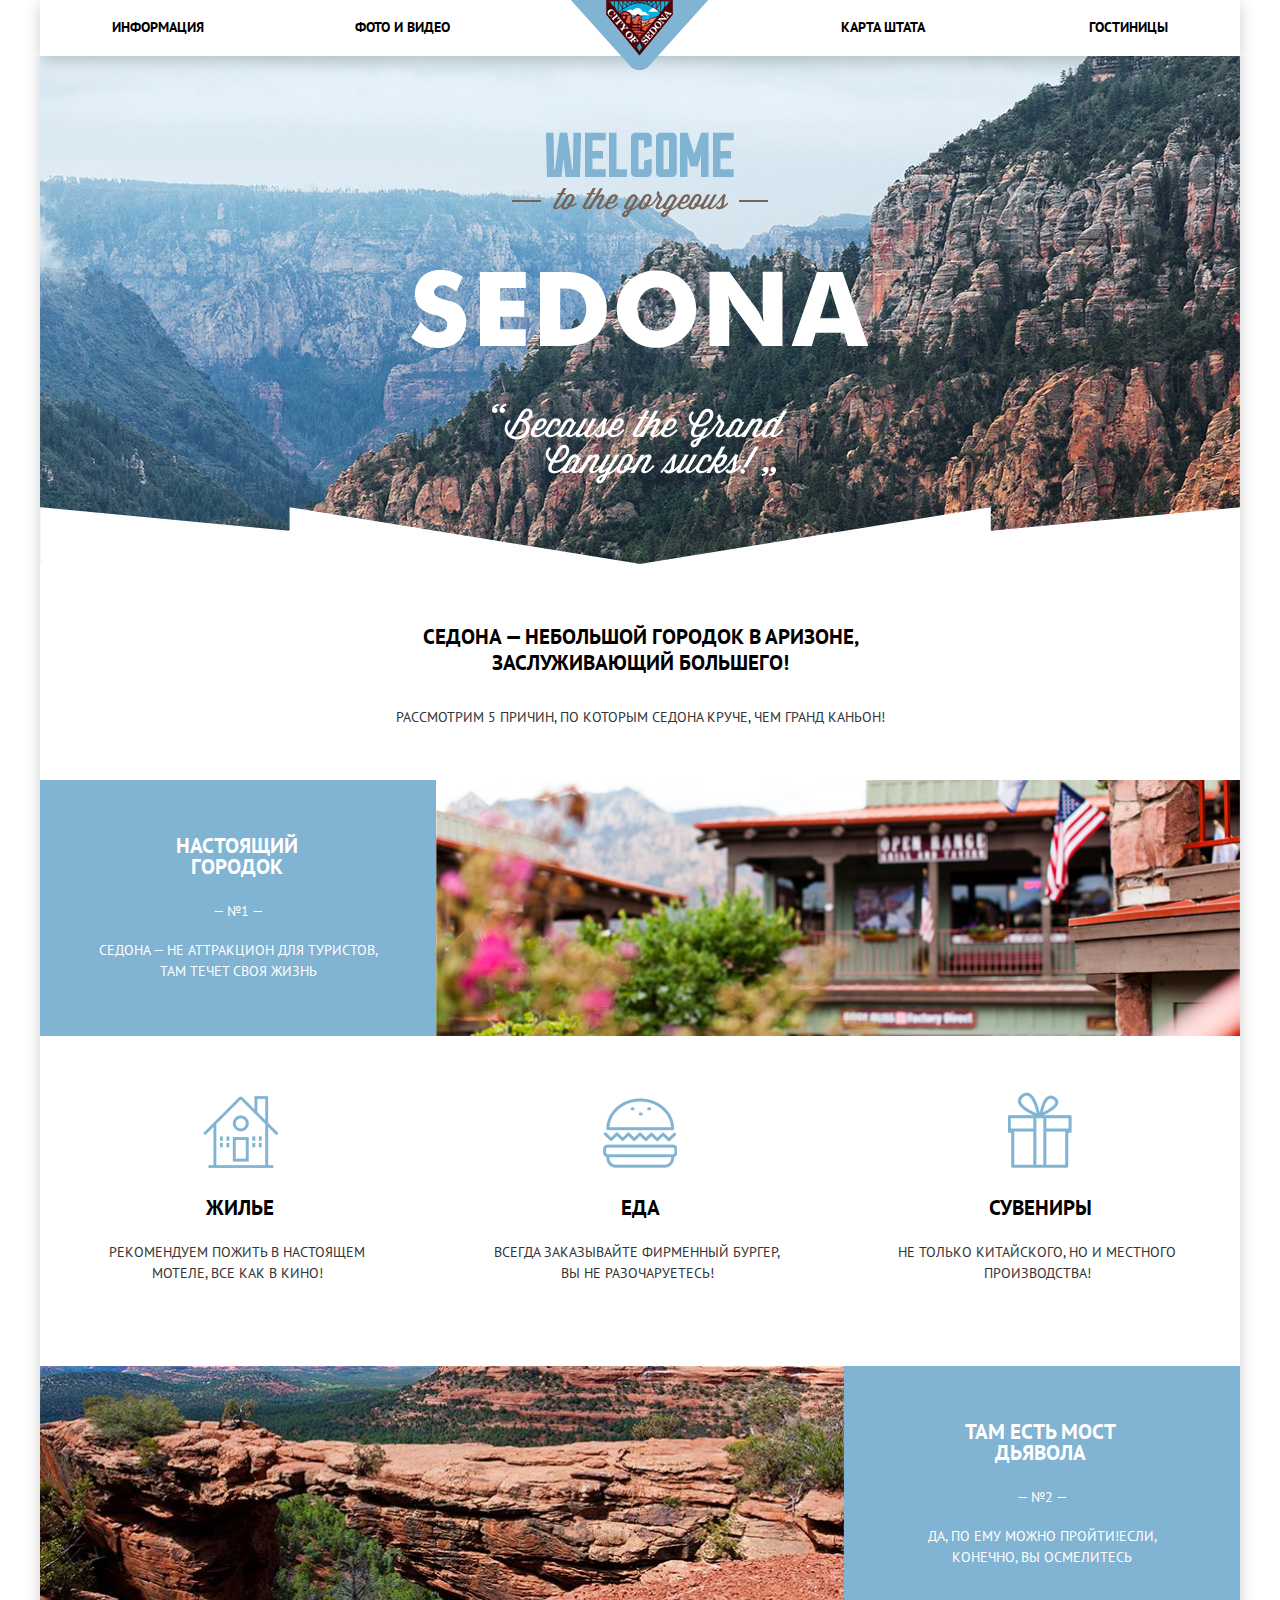
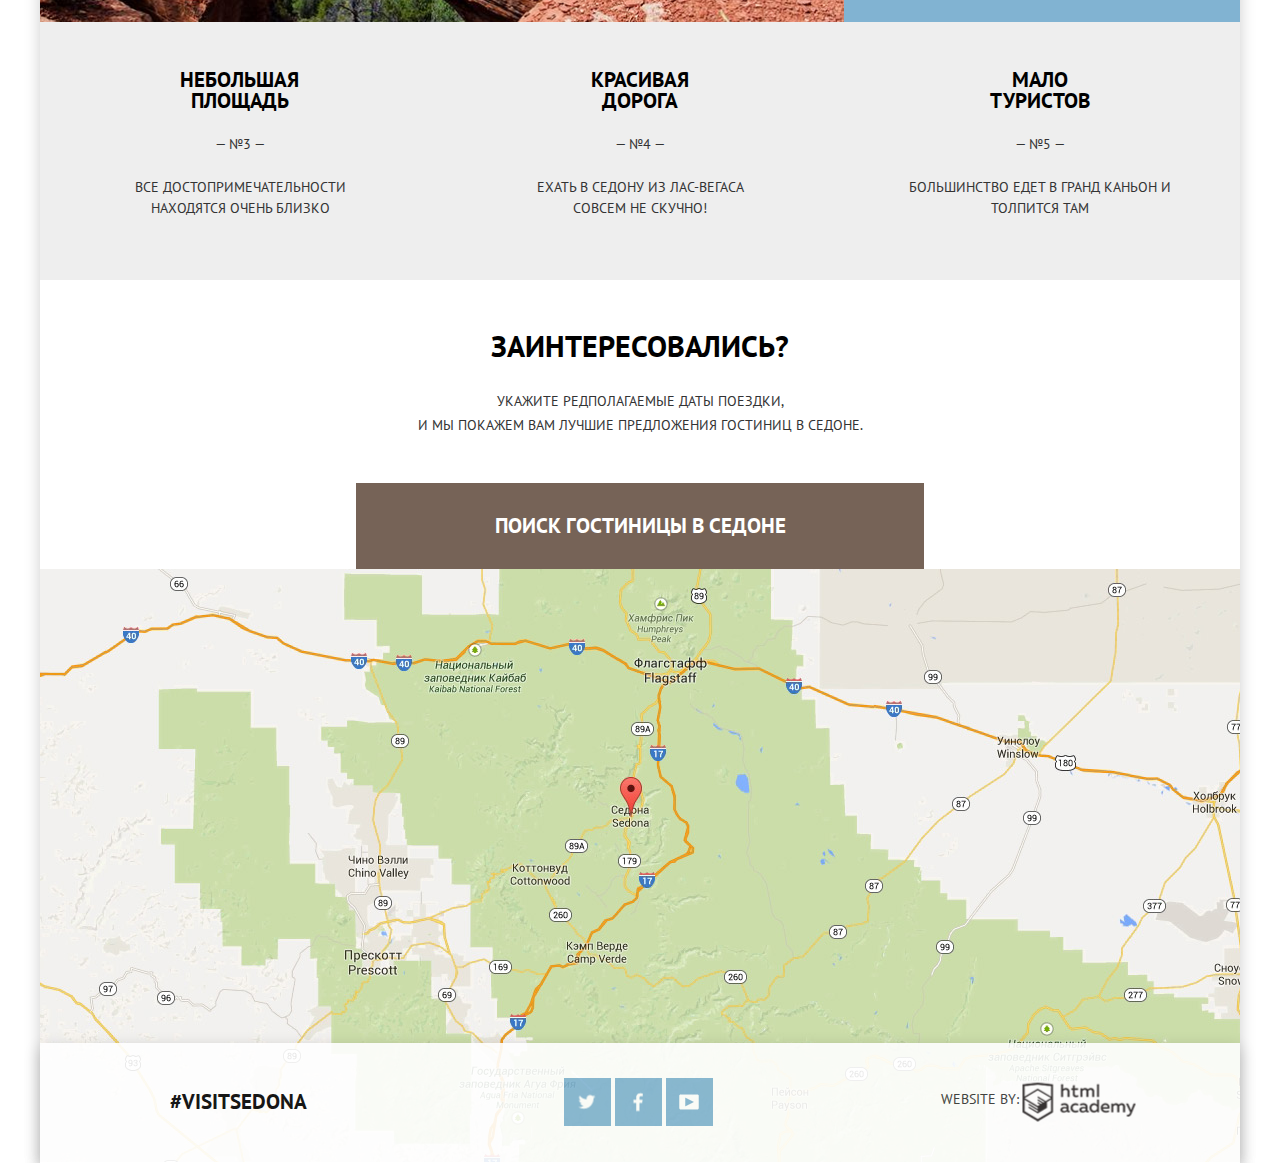
<file: index.html>
<!DOCTYPE html>
<html lang="ru">
    <head>
        <meta charset="utf-8">
        <title>HTML Academy: Седона</title>
        <link href="https://fonts.googleapis.com/css?family=PT+Sans:400,700&amp;subset=latin,cyrillic" rel="stylesheet" type="text/css">
        <link rel="stylesheet" href="css/normalize.css">
        <link rel="stylesheet" href="css/style.min.css">
    </head>
    <body>
        <header class="main-header">
            <div class="container">
                <a class="main-menu-logo" href="index.html">
                <img src="img/logo.png" width="138" height="70" alt="City of Sedona">
                </a>
                <nav class="navigation">
                    <ul class="clearfix">
                        <li>
                            <a href="#">Информация</a>
                        </li>
                        <li>
                            <a href="#">Фото и Видео</a>
                        </li>
                        <li>
                            <a href="inner.html">Гостиницы</a>
                        </li>
                        <li>
                            <a href="#">Карта штата</a>
                        </li>
                    </ul>
                </nav>
            </div>
        </header>
        <main>
            <div class="container">
                <div class="index-bg">
                    <img class="bg-text" src="img/bg-text.png"  width="458" height="352" alt="Welcome to Sedona" >
                </div>
                <section class="index-info">
                    <b class="slogan">Седона — небольшой городок в Аризоне, заслуживающий большего!</b>
                    <p>Рассмотрим 5 причин, по которым Седона круче, чем Гранд Каньон!</p>
                </section>
                <section class="index-page">
                    <div class="index-block">
                        <h2 class="title">Настоящий
                            городок
                        </h2>
                        <span>— №1 —</span>
                        <p>Cедона — не аттракцион для туристов, там течет своя жизнь </p>
                    </div
                    ><div class="index-photo town"></div>
                    <div class="features">
                        <article class="feature-1">
                            <img src="img/feature1.png" width="75" height="72" alt="Motel">
                            <h2>Жилье</h2>
                            <p>Рекомендуем пожить в настоящем мотеле, все как в кино!</p>
                        </article>
                        <article class="feature-2">
                            <img src="img/feature2.png" width="74" height="70" alt="Food">
                            <h2>Еда</h2>
                            <p>Всегда заказывайте фирменный бургер, вы не разочаруетесь!</p>
                        </article>
                        <article class="feature-3">
                            <img src="img/feature3.png" width="64" height="76"  alt="Souvenires">
                            <h2>Сувениры</h2>
                            <p>Не только китайского, но и местного производства!</p>
                        </article>
                    </div>
                    <div class="index-page">
                        <div class="index-photo bridge"></div
                        ><div class="index-block">
                            <h2 class="title">Там есть мост дьявола</h2>
                            <span>— №2 —</span>
                            <p>Да, по ему можно пройти!Если, конечно, вы осмелитесь</p>
                        </div>
                    </div>
                </section>
                <section class="city-sighteen">
                    <div class="sightseen-1">
                        <h2 class="title">Небольшая площадь</h2>
                        <span class="extra">— №3 —</span>
                        <p>Все достопримечательности находятся очень близко</p>
                    </div>
                    <div class="sightseen-2">
                        <h2 class="title">Красивая дорога</h2>
                        <span class="extra">— №4 —</span>
                        <p>Ехать в Седону из Лас-Вегаса совсем не скучно!</p>
                    </div>
                    <div class="sightseen-3">
                        <h2 class="title">Мало туристов</h2>
                        <span class="extra">— №5 —</span>
                        <p>Большинство едет в Гранд Каньон и толпится там</p>
                    </div>
                </section>
                <section class="promo">
                    <div class="promo-block">
                        <span class="promo-title">Заинтересовались?</span>
                        <p>Укажите редполагаемые даты поездки,<br> и мы покажем вам лучшие предложения гостиниц в Седоне.</p>
                    </div>
                    <div class="modal-content">
                        <a class="popup" href="form.html">Поиск Гостиницы в седоне</a>
                        <form class="popup-form"  action="#" method="post">
                            <div class="field-date">
                                <label for="checkin">Дата заезда:</label>
                                <input type="text" id="checkin" name="checkin" value="24 апреля 2016">
                                <a class="link-date" href="#"></a>
                            </div>
                            <div class="field-date">
                                <label for="checkout">Дата выезда:</label>
                                <input type="text" id="checkout" name="checkout" value="4 июля 2016" >
                                <a class="link-date"  href="#"></a>
                            </div>
                            <div class="form-fields left">
                                <label for="adults"> Взрослые:</label>
                                <span class="field-adults">
                                    <a class="link-minus" href="#"></a>
                                    <input type="text" id="adults" name="adults" value="2">
                                    <a class="link-plus" href="#"></a>
                                </span>
                            </div>
                            <div class="form-fields right">
                                <label for="children"> Дети:</label>
                                <span class="field-children">
                                    <a class="link-minus" href="#"></a>
                                    <input type="text" id="children" name="children"  value="0">
                                    <a class="link-plus" href="#"></a>
                                </span>
                            </div>
                            <div class="buttons">
                                <input type="submit" value="Найти">
                            </div>
                        </form>
                    </div>
                    <div class="map">
                        <iframe src="https://www.google.com/maps/embed?pb=!1m18!1m12!1m3!1d499257.73078502715!2d-112.36806811277589!3d34.70832550812216!2m3!1f0!2f0!3f0!3m2!1i1024!2i768!4f13.1!3m3!1m2!1s0x872da132f942b00d%3A0x5548c523fa6c8efd!2z0KHQtdC00L7QvdCwLCDQkNGA0LjQt9C-0L3QsCA4NjMzNiwg0KHQqNCQ!5e0!3m2!1sru!2sru!4v1463232601474" style="border:0" allowfullscreen></iframe>
                    </div>
                </section>
            </div>
        </main>
        <footer class="container">
            <div class="main-footer">
                <div class="footer-hashtag">
                    <a href="#"> #visitsedona</a>
                </div>
                <div class="footer-social">
                    <a class="social-btn social-btn-twitt" href="#">Twitter</a>
                    <a class="social-btn social-btn-fb" href="#">Faceboook</a>
                    <a class="social-btn social-btn-you" href="#">Youtube</a>
                </div>
                <div class="footer-copyright">
                    <span class="extra">Website by:</span>
                    <a class="copyright btn-logo" href="https://htmlacademy.ru"></a>
                </div>
            </div>
        </footer>
        <script src="js/script.min.js"></script>
    </body>
</html>
</file>
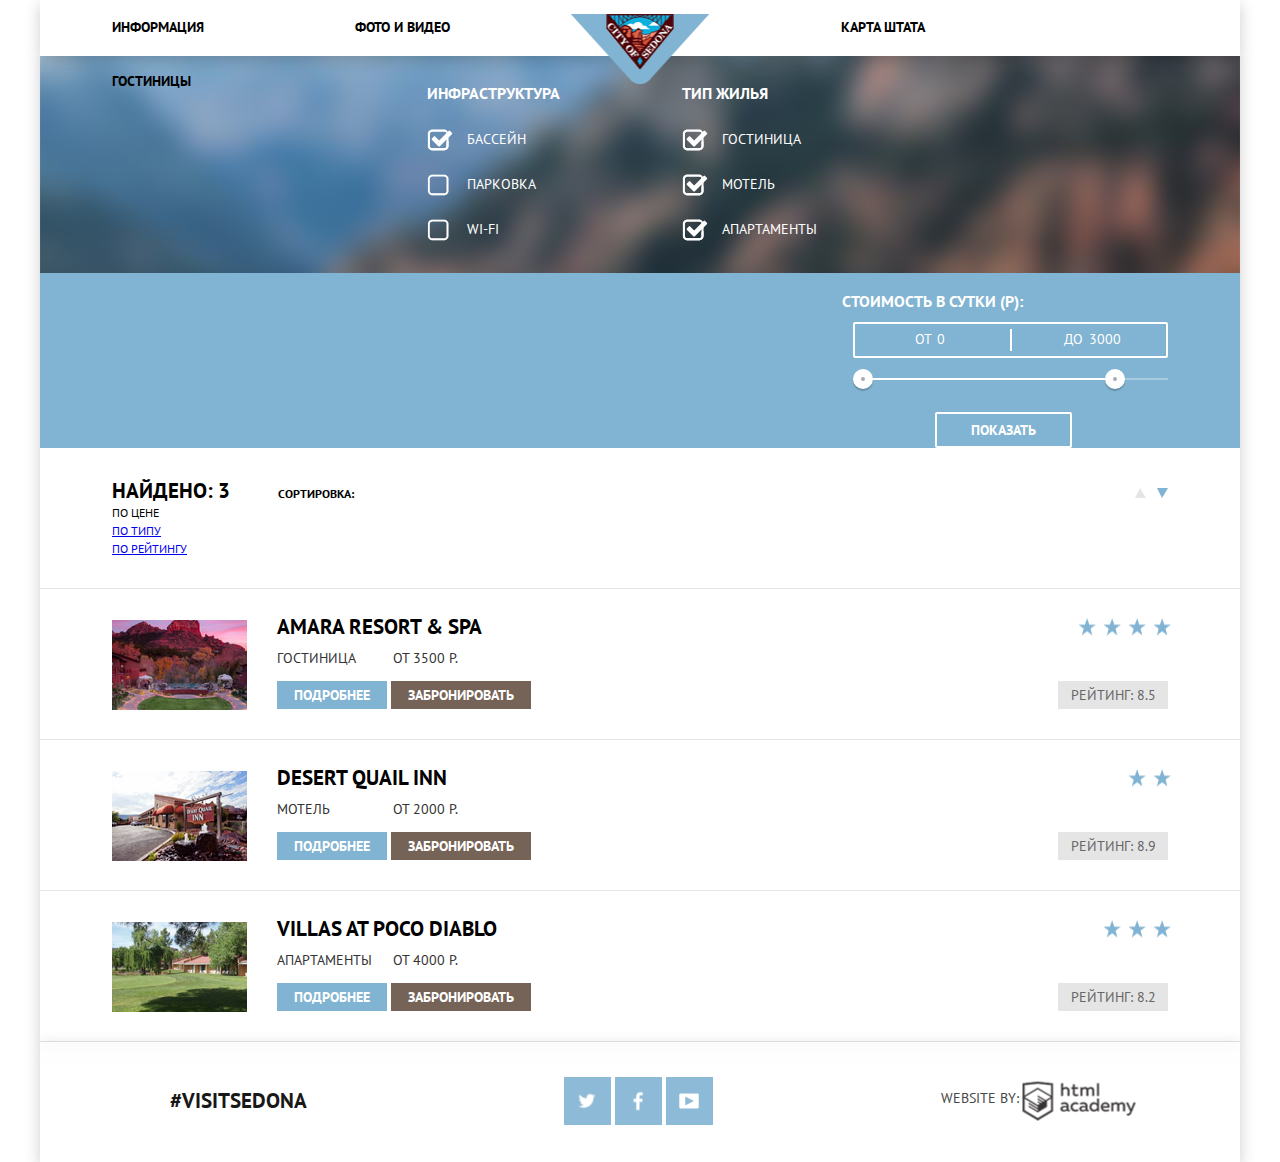
<file: inner .html>
<!DOCTYPE html>
<html lang="ru">
    <head>
        <meta charset="utf-8">
        <title>HTML Academy: Седона</title>
        <link rel="stylesheet" href="css/normalize.css">
        <link href="https://fonts.googleapis.com/css?family=PT+Sans:400,700&amp;subset=latin,cyrillic" rel="stylesheet" type="text/css">
        <link rel="stylesheet" href="css/style.css">
    </head>
    <body class="inner-page">
        <header class="main-header">
            <div class="container">
                <nav class="navigation">
                    <ul><li>
                            <a href="#">Информация</a>
                        </li
                        ><li>
                            <a href="#">Фото и Видео</a>
                        </li
                        ><li>
                        <div class="main-menu-logo">
                            <a href="#">
                                <img src="img/logo.png" width="139" height="70"  alt="City of Sedona">
                            </a>
                        </div>
                        </li
                        ><li>
                            <a href="#">Карта штата</a>
                        </li
                        ><li>
                            <a href="#">Гостиницы</a>
                        </li>
                    </ul>
                </nav>
            </div>
        </header>
        <main>
            <div class="container">
                <div class="filter-form clearfix">
                    <form action="#" method="post">
                        <div class="facilities-inner">
                            <h4 class="filter-form-title">Инфраструктура</h4>
                            <div class="field">
                                <input type="checkbox" name="pool" id="pool" checked>
                                <label for="pool"> Бассейн</label>
                            </div>
                            <div class="field">
                                <input type="checkbox" name="parking"  id="parking" >
                                <label for="parking">Парковка</label>
                            </div>
                            <div class="field">
                                <input type="checkbox" name="wifi" id="wifi" >
                                <label for="wifi">Wi-Fi</label>
                            </div>
                        </div>
                        <div class="accomodation-inner">
                            <h4 class="filter-form-title">Тип жилья</h4>
                            <div class="field">
                                <input type="checkbox" name="hotel" id="hotel" checked >
                                <label for="hotel">Гостиница</label>
                            </div>
                            <div class="field">
                                <input type="checkbox" name="apparts" id="apparts" checked>
                                <label for="apparts">Мотель</label>
                            </div>
                            <div class="field">
                                <input type="checkbox" name="motel"  id="motel" checked>
                                <label for="motel">Апартаменты</label>
                            </div>
                        </div>
                        <div class="filter-range">
                            <div class="filter-range-title">Стоимость в сутки (р):</div>
                            <div class="price-controls">
                                <label class="min-price">от
                                    <input type="text" name="min-price" value="0">
                                </label
                                ><label class="max-price">до
                                    <input type="text" name="max-price" value="3000">
                                </label>
                            </div>
                            <div class="range-controls">
                                <div class="scale">
                                    <div class="bar"></div>
                                </div>
                                <div class="range-toggle range-toggle-min"></div>
                                <div class="range-toggle range-toggle-max"></div>
                            </div>
                            <button class="btn-transparent" type="submit">Показать</button>
                        </div>
                    </form>
                </div>
                <section class="sorter-menu">
                    <div class="catalogue-sorter">
                        <span class="total">Найдено: 3</span>
                        <span class="sorter">Сортировка:</span>
                        <ul>
                            <li>
                                <a class="no-active">По цене</a>
                            </li>
                            <li>
                                <a class="active" href="#"> По типу</a>
                            </li>
                            <li>
                                <a class="active" href="#">По рейтингу</a>
                            </li>
                        </ul>
                    </div>
                    <div class="selection-icon">
                        <a class="selection-icon-up" href="">up</a>
                        <a class="selection-icon-down " >down</a>
                    </div>
                    <div class="catalogue">
                        <article class="hotel clearfix">
                            <div class="hotel-block">
                                <div class="hotel-block-photo">
                                    <a href="">
                                        <img src="img/hotel1.jpg" width="135" height="90" alt="Amara resort&spa">
                                    </a>
                                </div
                                ><div class="hotel-block-info">
                                    <h3 class="hotel-title"> Amara resort & spa</h3>
                                    <p class="block-price">
                                        <span class="type">Гостиница</span> <span>от 3500 р.</span>
                                    </p>
                                    <a class="hotel-btn-more" href="" >Подробнее</a>
                                    <a class="hotel-btn-book" href="">Забронировать</a>
                                </div
                                ><div class="hotel-block-rate">
                                    <div class="raiting stars"></div>
                                    <div class="raiting stars"></div>
                                    <div class="raiting stars"></div>
                                    <div class="raiting stars"></div>
                                    <div class="rate"> Рейтинг: 8.5 </div>
                                </div
                                ></div>
                        </article>
                        <article class="hotel clearfix">
                            <div class="hotel-block">
                                <div class="hotel-block-photo">
                                    <a href="">
                                        <img src="img/hotel2.jpg" width="135" height="90" alt="Desert quail inn">
                                    </a>
                                </div
                                ><div class="hotel-block-info">
                                    <h3 class="hotel-title">Desert quail inn</h3>
                                    <p class="block-price">
                                        <span class="type">Мотель</span> <span>от 2000 р.</span>
                                    </p>
                                    <a class="hotel-btn-more" href="" >Подробнее</a>
                                    <a class="hotel-btn-book" href="">Забронировать</a>
                                </div>
                            <div class="hotel-block-rate">
                                 <div class="raiting stars"></div>
                                 <div class="raiting stars"></div>
                                 <div class="rate"> Рейтинг: 8.9</div>
                            </div
                            ></div>
                        </article>
                        <article class="hotel clearfix">
                            <div class="hotel-block">
                                <div class="hotel-block-photo ">
                                    <a href="">
                                        <img src="img/hotel3.jpg" width="135" height="90" alt="Villas at poco diablo">
                                    </a
                                ></div>
                                <div class="hotel-block-info">
                                    <h3 class="hotel-title">Villas at poco diablo</h3>
                                    <p class="block-price">
                                        <span class="type">Апартаменты </span>
                                        <span  class="price"> от 4000 р.</span>
                                    </p>
                                    <a class="hotel-btn-more" href="" >Подробнее</a>
                                    <a class="hotel-btn-book" href="">Забронировать</a>
                                </div
                                ><div class="hotel-block-rate">
                                    <div class="raiting stars"></div>
                                     <div class="raiting stars"></div>
                                  <div class="raiting stars"></div>
                                  <div class="rate"> Рейтинг: 8.2</div>
                                </div
                            ></div>
                        </article>
                    </div>
                </section>
            </div>
        </main>
        <footer class="container">
            <div class="main-footer">
                <div class="footer-hashtag">
                    <a href="#"> #visitsedona</a>
                </div>
                <div class="footer-social">
                    <a class="social-btn social-btn-twitt" href="#">Twitter</a>
                    <a class="social-btn social-btn-fb" href="#">Faceboook</a>
                    <a class="social-btn social-btn-you" href="#">Youtube</a>
                </div>
                <div class="footer-copyright">
                    <span class="extra">Website by:</span>
                    <a class="copyright btn-logo" href="https://htmlacademy.ru"></a>
                </div>
            </div>
        </footer>
    </body>
</html>
</file>
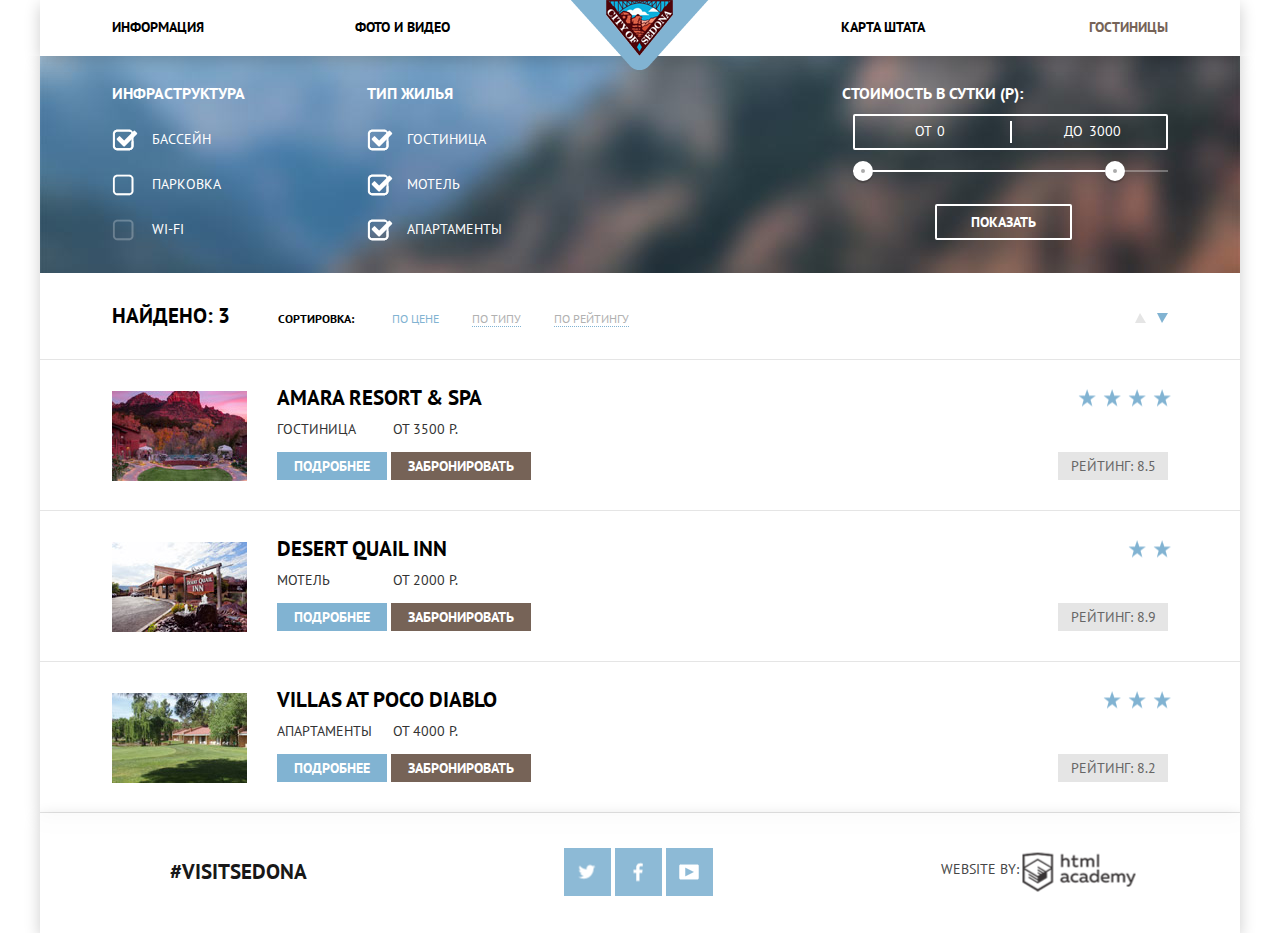
<file: inner.html>
<!DOCTYPE html>
<html lang="ru">
    <head>
        <meta charset="utf-8">
        <title>HTML Academy: Седона</title>
        <link href="https://fonts.googleapis.com/css?family=PT+Sans:400,700&amp;subset=latin,cyrillic" rel="stylesheet" type="text/css">
        <link rel="stylesheet" href="css/normalize.css">
        <link rel="stylesheet" href="css/style.min.css">
    </head>
    <body class="inner-page">
        <header class="main-header">
            <div class="container">
                <a class="main-menu-logo" href="index.html">
                <img src="img/logo.png" width="138" height="70" alt="City of Sedona">
                </a>
                <nav class="navigation">
                    <ul class="clearfix">
                        <li>
                            <a href="#">Информация</a>
                        </li>
                        <li>
                            <a href="#">Фото и Видео</a>
                        </li>
                        <li class="navigation-active" >
                            <a>Гостиницы</a>
                        </li>
                        <li>
                            <a href="#">Карта штата</a>
                        </li>
                    </ul>
                </nav>
            </div>
        </header>
        <main>
            <div class="container">
                <div class="filter-form clearfix">
                    <form action="#" method="post">
                        <div class="facilities-inner">
                            <h4 class="filter-form-title">Инфраструктура</h4>
                            <div class="field">
                                <input  type="checkbox" name="pool" id="pool" checked>
                                <label for="pool"> Бассейн</label>
                            </div>
                            <div class="field">
                                <input  type="checkbox" name="parking"  id="parking" >
                                <label for="parking">Парковка</label>
                            </div>
                            <div class="field">
                                <input type="checkbox" name="wifi" id="wifi" >
                                <label class="disabled" for="wifi">Wi-Fi</label>
                            </div>
                        </div>
                        <div class="accomodation-inner">
                            <h4 class="filter-form-title">Тип жилья</h4>
                            <div class="field">
                                <input type="checkbox" name="hotel" id="hotel" checked >
                                <label for="hotel">Гостиница</label>
                            </div>
                            <div class="field">
                                <input type="checkbox" name="apparts" id="apparts" checked>
                                <label for="apparts">Мотель</label>
                            </div>
                            <div class="field">
                                <input type="checkbox" name="motel"  id="motel" checked>
                                <label for="motel" >Апартаменты</label>
                            </div>
                        </div>
                        <div class="filter-range">
                            <div class="filter-range-title">Стоимость в сутки (р):</div>
                            <div class="price-controls">
                                <label class="min-price">
                                от
                                <input type="text" name="min-price" value="0">
                                </label
                                ><label class="max-price">до
                                <input type="text" name="max-price" value="3000">
                                </label>
                            </div>
                            <div class="range-controls">
                                <div class="scale">
                                    <div class="bar"></div>
                                </div>
                                <div class="range-toggle range-toggle-min"></div>
                                <div class="range-toggle range-toggle-max"></div>
                            </div>
                            <button class="btn-transparent" type="submit">Показать</button>
                        </div>
                    </form>
                </div>
                <section class="sorter-menu">
                    <div class="catalogue-sorter">
                        <span class="total">Найдено: 3</span>
                        <span class="sorter">Сортировка:</span>
                        <ul class="catalogue-sorter-result">
                            <li>
                                <a class="active">По цене</a>
                            </li>
                            <li>
                                <a href="#"> По типу</a>
                            </li>
                            <li>
                                <a href="#">По рейтингу</a>
                            </li>
                        </ul>
                    </div>
                    <div class="selection-icon">
                        <a class="selection-icon-up" href="">up</a>
                        <a class="selection-icon-down " >down</a>
                    </div>
                    <div class="catalogue">
                        <article class="hotel clearfix">
                            <div class="hotel-block">
                                <div class="hotel-block-photo">
                                    <a href="">
                                    <img src="img/hotel1.jpg" width="135" height="90" alt="Amara resort&spa">
                                    </a>
                                </div>
                                <div class="hotel-block-info">
                                    <h3 class="hotel-title"> Amara resort & spa</h3>
                                    <p class="block-price">
                                        <span class="type">Гостиница</span> <span>от 3500 р.</span>
                                    </p>
                                    <a class="hotel-btn-more" href="" >Подробнее</a>
                                    <a class="hotel-btn-book" href="">Забронировать</a>
                                </div>
                                <div class="hotel-block-rate">
                                    <div class="raiting stars"></div>
                                    <div class="raiting stars"></div>
                                    <div class="raiting stars"></div>
                                    <div class="raiting stars"></div>
                                    <div class="rate"> Рейтинг: 8.5 </div>
                                </div>
                            </div>
                        </article>
                        <article class="hotel clearfix">
                            <div class="hotel-block">
                                <div class="hotel-block-photo">
                                    <a href="">
                                    <img src="img/hotel2.jpg" width="135" height="90" alt="Desert quail inn">
                                    </a>
                                </div>
                                <div class="hotel-block-info">
                                    <h3 class="hotel-title">Desert quail inn</h3>
                                    <p class="block-price">
                                        <span class="type">Мотель</span> <span>от 2000 р.</span>
                                    </p>
                                    <a class="hotel-btn-more" href="" >Подробнее</a>
                                    <a class="hotel-btn-book" href="">Забронировать</a>
                                </div>
                                <div class="hotel-block-rate">
                                    <div class="raiting stars"></div>
                                    <div class="raiting stars"></div>
                                    <div class="rate"> Рейтинг: 8.9</div>
                                </div>
                            </div>
                        </article>
                        <article class="hotel clearfix">
                            <div class="hotel-block">
                                <div class="hotel-block-photo ">
                                    <a href="">
                                    <img src="img/hotel3.jpg" width="135" height="90" alt="Villas at poco diablo">
                                    </a>
                                </div>
                                <div class="hotel-block-info">
                                    <h3 class="hotel-title">Villas at poco diablo</h3>
                                    <p class="block-price">
                                        <span class="type">Апартаменты </span>
                                        <span  class="price"> от 4000 р.</span>
                                    </p>
                                    <a class="hotel-btn-more" href="" >Подробнее</a>
                                    <a class="hotel-btn-book" href="">Забронировать</a>
                                </div>
                                <div class="hotel-block-rate">
                                    <div class="raiting stars"></div>
                                    <div class="raiting stars"></div>
                                    <div class="raiting stars"></div>
                                    <div class="rate"> Рейтинг: 8.2</div>
                                </div>
                            </div>
                        </article>
                    </div>
                </section>
            </div>
        </main>
        <footer class="container">
            <div class="main-footer">
                <div class="footer-hashtag">
                    <a href="#"> #visitsedona</a>
                </div>
                <div class="footer-social">
                    <a class="social-btn social-btn-twitt" href="#">Twitter</a>
                    <a class="social-btn social-btn-fb" href="#">Faceboook</a>
                    <a class="social-btn social-btn-you" href="#">Youtube</a>
                </div>
                <div class="footer-copyright">
                    <span class="extra">Website by:</span>
                    <a class="copyright btn-logo" href="https://htmlacademy.ru"></a>
                </div>
            </div>
        </footer>
    </body>
</html>
</file>
<file: css/style.css>
body {
    font-family: "PT Sans", "Arial", sans-serif;
    font-weight: 700;
}

/*Header*/
.main-header {
    position: relative;
    background-color: #ffffff;
}

.navigation {
    min-height: 56px;
}

.navigation ul {
    margin: 0;
    padding: 0 6%;
    list-style: none;
}

.navigation li {
    float: left;
    text-align: left;
    min-width: 23%;
    padding: 14px 0;
}

.navigation li:nth-child(3),
.navigation li:nth-child(4) {
    float: right;
    text-align: right;
}

.navigation a {
    display: block;
    font-size: 14px;
    line-height: 26px;
    font-weight: 700;
    color: #000000;
    text-decoration: none;
}

.main-menu-logo {
    position: absolute;
    z-index: 1;
    left: 50%;
    margin-left: -69px;
    width: 138px;
    height: 70px;
}

.navigation a:hover {
    color: #81b3d2;
}

.navigation a:active {
    color: #c1c1c1;
}

.navigation-active a {
    color: #766357;
}

.navigation-active a:hover {
    color: #604e43;
}

.navigation-active a:active {
    opacity: 0.3;
}

/*Container*/
.container {
    min-width: 768px;
    max-width: 1200px;
    min-height: auto;
    margin: 0 auto;
    padding: 0;
    text-transform: uppercase;
    box-shadow: 0 5px 15px 0 rgba(0, 0, 0, .2);
}

.clearfix::after {
    content: "";
    display: table;
    clear: both;
}

/*Index-page*/
.index-bg {
    min-width: 100%;
    min-height: 508px;
    text-align: center;
    background: #604e43 url(../img/bg-img2.jpg) no-repeat;
}

.index-bg .bg-text {
    margin-top: 76px;
}

.index-info {
    text-align: center;
    margin-top: 60px;
    margin-left: 339px;
    margin-right: 338px;
    margin-bottom: 52px;
}

.slogan {
    display: block;
    font-size: 21px;
    line-height: 26px;
    color: #000000;
    padding-bottom: 17px;
    background-color: #ffffff;
}

.index-photo {
    display: inline-block;
    vertical-align: top;
    background-color: #81b3d2;
    width: 67%;
    min-height: 256px;
}

.town {
    background: url(../img/real-town.jpg) no-repeat;
    background-size: cover;
}

.bridge {
    background: url(../img/devils-bridge.jpg) no-repeat;
    background-size: cover;
}

.index-block {
    display: inline-block;
    vertical-align: top;
    text-align: center;
    width: 33%;
    min-height: 256px;
    background-color: #81b3d2;
}

.index-block .title {
    display: inline-block;
    font-size: 21px;
    line-height: 21px;
    color: #ffffff;
    vertical-align: top;
    margin-top: 55px;
    margin-left: 121px;
    margin-right: 124px;
    margin-bottom: 23px;
}

.index-block span {
    font-size: 14px;
    font-weight: 400;
    line-height: 21px;
    color: #ffffff;
}

.index-block p {
    color: #ffffff;
    margin: 18px 50px;
}

.features {
    margin-top: 56px;
    margin-bottom: 82px;
    text-align: center;
    background-color: #ffffff;
}

.feature-1,
.feature-2,
.feature-3 {
    display: inline-block;
    vertical-align: bottom;
    font-size: 0;
    width: 33%;
}

.features h2 {
    font-size: 21px;
    line-height: 21px;
    color: #000000;
    padding-top: 29px;
    padding-bottom: 24px;
    margin: 0;
}

.features p {
    padding-left: 49px;
    padding-right: 55px;
    margin: 0;
}

.city-sighteen {
    text-align: center;
    background-color: #eeeeee;
}
.sightseen-1,
.sightseen-2,
.sightseen-3 {
    display: inline-block;
    vertical-align: top;
    width: 33%;
    min-height: 258px;
}
.city-sighteen h2 {
    font-size: 21px;
    line-height: 21px;
    color: #000000;
    margin-top: 47px;
    margin-left: 118px;
    margin-right: 119px;
    margin-bottom: 22px;
}

.extra {
    font-size: 14px;
    font-weight: 400;
    line-height: 21px;
    color: #333333
}

.city-sighteen p {
    margin: 22px 67px;
}

p {
    font-size: 14px;
    font-weight: 400;
    line-height: 21px;
    color: #333333
}
/*Promo-block*/

.promo-block {
    text-align: center;
    background-color: #ffffff;
    padding-top: 54px;
    padding-bottom: 18px;
}
.promo-title {
    font-size: 30px;
    line-height: 24px;
    color: #000000;
}
.promo-block p {
    font-size: 14px;
    font-weight: 400;
    line-height: 24px;
    color: #333333;
    margin: 28px 0;
}

/*Modal-block*/
.modal-content {
    position: relative;
    background-color: #ffffff;
}

.modal-content .popup {
    display: block;
    font-size: 21px;
    line-height: 26px;
    font-weight: 700;
    text-transform: uppercase;
    text-decoration: none;
    color: #ffffff;
    text-align: center;
    width: 568px;
    min-height: auto;
    padding: 30px 0;
    margin: auto;
    border: none;
    background-color: #766357;
}

.popup-form {
    display: none;
    position: absolute;
    left: 50%;
    margin-left: -284px;
    width: 454px;
    min-height: 280px;
    padding: 53px 57px;
    font-size: 14px;
    line-height: 26px;
    background-color: #ffffff;
    box-shadow: 0 5px 15px 5px rgba(0, 0, 0, 0.1);
}

.popup-form-show {
    display: block;
    -webkit-animation: bounce 0.6s;
    animation: bounce 0.6s;
}

@-webkit-keyframes bounce {
    0% {
        -webkit-transform: translateY(-80px);
            transform: translateY(-80px);
    }
    100% {
        -webkit-transform: translateY(0);
            transform: translateY(0);
    }
}

@keyframes bounce {
    0% {
        -webkit-transform: translateY(-80px);
            transform: translateY(-80px);
    }
    100% {
        -webkit-transform: translateY(0);
            transform: translateY(0);
    }
}

/*Search-form*/
.field-date {
    display: block;
    clear: both;
    text-align: right;
}

.field-date label {
    float: left;
    padding-right: 15px;
    padding-top: 9px;
}

input[type="text"] {
    font-size: 14px;
    line-height: 26px;
    font-weight: 700;
    color: #333333;
    text-transform: uppercase;
    height: 28px;
    background-color: #f2f2f2;
    border: 2px solid #f2f2f2;
    outline: none;
}

.field-date input[type="text"] {
    width: 62%;
    margin-bottom: 30px;
    padding-top: 5px;
    padding-left: 9px;
}

.link-date {
    position: relative;
    background-color: #f2f2f2;
    padding-top: 12px;
    padding-left: 25px;
    padding-bottom: 8px;
    padding-right: 25px;
    margin-left: -4px;
}

.form-fields {
    display: inline-block;
    vertical-align: top;
    margin-right: -4px;
    font-size: 14px;
    line-height: 26px;
    color: #333333;
    text-transform: uppercase;
    margin-bottom: 30px;
}

.field-adults input[type="text"],
.field-children input[type="text"] {
    text-align: center;
    width: 15%;
}

.field-adults {
    background-color: #f2f2f2;
    padding: 10px 37px;
    margin-left: 35px;
}

.field-children {
    background-color: #f2f2f2;
    padding: 10px 38px;
    margin-left: 21px;
}

.form-fields.left {
    width: 55%;
}

.form-fields.right {
    width: 45%;
    text-align: right;
}

input[type="submit"] {
    font-size: 21px;
    line-height: 26px;
    font-weight: 700;
    color: #ffffff;
    text-transform: uppercase;
    background-color: #81b3d2;
    border: none;
    margin-top: 29px;
    padding: 16px 194px;
}

/*Active fields */
input[type="text"]:hover {
    outline: none;
    border: 2px solid #ebebeb;
    background-color: #ebebeb;
}

input[type="text"]:active {
    outline: none;
    border: 2px solid #e5e5e5;
    background-color: #ffffff;
}

input[type="submit"]:hover {
    background-color: #669ec0;
}

input[type="submit"]:active {
    background-color: #5496bd;
    color: #88b6d1;
}

/*Calenders*/
.link-date::before {
    content: "";
    display: block;
    position: absolute;
    top: 50%;
    left: 50%;
    -webkit-transform: translate(-19%, -47%);
        transform: translate(-19%, -47%);

    background: url(../img/spritesheet.png) no-repeat;
    width: 22px;
    height: 22px;
    background-position: -51px -10px;
    opacity: 0.3;
    cursor: pointer;
}

.link-date:hover::before {
    opacity: 1;
}

.link-date:active::before {
    background-position: -10px -10px;
}

/*Links*/
.field-adults,
.field-children {
    position: relative;
}

.link-minus::before {
    content: "";
    display: block;
    position: absolute;
    top: 47%;
    left: 10%;
    background: url(../img/spritesheet.png) no-repeat;
    width: 12px;
    height: 3px;
    background-position: -143px -111px;
    opacity: 0.3;
    cursor: pointer;
}

.link-minus:hover::before {
    opacity: 1;
}

.link-minus:active::before {
    opacity: 1;
    background-position: -143px -134px;
}

.link-plus::before {
    content: "";
    display: block;
    position: absolute;
    top: 35%;
    left: 79%;
    background: url(../img/spritesheet.png) no-repeat;
    width: 11px;
    height: 11px;
    background-position: -143px -157px;
    opacity: 0.3;
    cursor: pointer;
}

.link-plus:hover::before {
    opacity: 1;
}

.link-plus:active::before {
    background-position: -180px -10px;
}

/*Map*/
.map {
    background: url(../img/map.jpg) no-repeat;
    min-width: 100%;
    min-height: 590px;
}

iframe {
    width: 100%;
    height: 590px;
}

/*Inner-page*/
/* Chekboks-filter*/
.filter-form {
    min-width: 100%;
    min-height: 217px;
    font-size: 16px;
    line-height: 21px;
    color: #ffffff;
    background: #81b3d2 url(../img/filter-bg.jpg) no-repeat;
}

.filter-form-title {
    margin-top: 27px;
    margin-right: 122px;
    margin-bottom: 25px;
}

.facilities-inner {
    float: left;
    margin-left: 6%;
}

.accomodation-inner {
    float: left;
}

.filter-form label {
    font-size: 14px;
    line-height: 21px;
    font-weight: 400;
    color: #ffffff;
}

/*Filter range*/
.filter-range {
    float: right;
    width: 315px;
    margin-top: 27px;
    margin-right: 6%;
}

.filter-range-title {
    margin-bottom: 10px;
    font-size: 16px;
    line-height: 21px;
    margin-left: -11px;
}

.price-controls {
    position: relative;
    height: 32px;
    margin-bottom: 20px;
    border: 2px solid #ffffff;
    border-radius: 2px;
}

.price-controls::after {
    content: "";
    position: absolute;
    top: 50%;
    left: 50%;
    -webkit-transform: translate(-50%, -50%);
        transform: translate(-50%, -50%);

    width: 2px;
    height: 22px;
    background: #ffffff;
}

.price-controls label {
    display: inline-block;
    vertical-align: bottom;
    cursor: pointer;
}

.price-controls .min-price,
.price-controls .max-price {
    width: 89px;
    padding-left: 60px;
    padding-top: 5px;
}

.price-controls input {
    color: inherit;
    font: inherit;
    background: none;
    width: 50px;
    height: 15px;
    margin: 0;
    border: none;
    outline: none;
}

.range-controls {
    position: relative;
    margin-bottom: 32px;
}

.range-controls .scale {
    height: 2px;
    background: rgba(255, 255, 255, 0.3);
}

.range-controls .bar {
    width: 80%;
    height: 2px;
    background: #ffffff;
}

.range-toggle {
    position: absolute;
    top: -9px;
    width: 4px;
    height: 4px;
    background: #ababab;
    border: 8px solid #ffffff;
    border-radius: 50%;
    box-shadow: 0 2px 1px 0 rgba(0, 1, 1, 0.2);
    cursor: pointer;
}

.range-toggle:hover {
    background: #1c4f80;
}

.range-toggle-min {
    left: 0;
}

.range-toggle-max {
    left: 80%;
}

.btn-transparent {
    display: block;
    margin: 0 82px;
    padding: 6px 34px;
    font-size: 14px;
    line-height: 20px;
    color: #ffffff;
    text-transform: uppercase;
    background: transparent;
    border: 2px solid #ffffff;
    border-radius: 2px;
    outline: none;
    cursor: pointer;
}

.btn-transparent:hover {
    color: #000000;
    background: #ffffff;
}

/* Sorter*/
.catalogue-sorter {
    display: block;
    float: left;
    margin-left: 6%;
    margin-bottom: 30px;
    margin-top: 30px;
}

.catalogue-sorter .total {
    font-size: 21px;
    line-height: 26px;
    color: #000000;
    margin-right: 44px;
}

.catalogue-sorter .sorter {
    font-size: 12px;
    line-height: 18px;
    color: #000000;
    margin-right: 34px;
}

.catalogue-sorter ul {
    display: inline;
    list-style: none;
    font-size: 12px;
    font-weight: 400;
    line-height: 18px;
    color: #000000;
    padding: 0;
    margin: 0;
}

.catalogue-sorter-result li {
    display: inline;
    font-size: 12px;
    line-height: 18px;
    margin-right: 30px;
}

.catalogue-sorter-result a {
    color: #b1b1b1;
    text-decoration: none;
    border-bottom: 1px dotted #81b3d2;
}

.catalogue-sorter-result .active {
    color: #81b3d2;
    border: none;
}

.catalogue-sorter-result a:hover {
    color: #81b3d2;
}

.catalogue-sorter-result a:active {
    color: #000000;
    border-bottom: 0 dotted #81b3d2;
}

/*Arrows*/
.selection-icon {
    float: right;
    margin: 0 6%;
    font-size: 0;
    text-decoration: none;
}

.selection-icon-up {
    display: block;
    width: 0;
    height: 0;
    margin-top: 40px;
    margin-left: 22px;
    border-left: 5px solid transparent;
    border-right: 6px solid transparent;
    border-top: 10px solid #81b3d2;
}

.selection-icon-down {
    display: block;
    margin-top: -10px;
    width: 0;
    height: 0;
    border-left: 5px solid transparent;
    border-right: 6px solid transparent;
    border-bottom: 10px solid #e5e5e5;
}

/* .selection-icon-up:hover {
    border-top: 10px solid #000000;
} */

.selection-icon-down:hover {
    border-bottom: 10px solid #000000;
}

.selection-icon-up:active {
    border-top: 10px solid #81b3d2;
}

.selection-icon-down:active {
    border-bottom: 10px solid #81b3d2;
}

/*Hotel Card*/
.catalogue article {
    display: block;
    clear: both;
    padding: 25px 0;
    border-top: 1px solid #e5e5e5;
}

.catalogue article:last-child {
    border-bottom: 1px solid #e5e5e5;
}

.hotel-block {
    margin: 0;
    margin-left: 6%;
}

.hotel-block-photo {
    display: block;
    float: left;
    margin-top: 6px;
}

.hotel-block-info {
    display: block;
    float: left;
    margin: 0 30px;
}

.hotel-title {
    font-size: 21px;
    line-height: 26px;
    margin-top: 0;
    margin-bottom: 8px;
}

.hotel-block-info p {
    margin: 0;
    margin-bottom: 15px;
    background-size: cover;
}

.hotel-block-rate {
    display: block;
    float: right;
    font-size: 14px;
    font-weight: 400;
    line-height: 21px;
    color: #666666;
    text-align: right;
    margin-right: 6%;
}

.stars {
    margin-top: 4px;
    margin-bottom: 46px;
}

.rate {
    text-align: center;
    width: 110px;
    height: 20px;
    padding: 4px 0;
    margin-right: 4px;
    background-color: #e5e5e5;
}

.block-price {
    display: block;
    font-size: 14px;
    line-height: 21px;
}

.price {
    display: inline-block;
    vertical-align: top;
    width: 142px;
}

.type {
    display: inline-block;
    vertical-align: top;
    width: 112px
}

.hotel-btn-more {
    color: #ffffff;
    font-size: 14px;
    line-height: 21px;
    text-decoration: none;
    padding: 5px 17px;
    background-color: #81b3d2;
}

.hotel-title:hover {
    color: #81b3d2;
}

.hotel-title:active {
    color: #e5e5e5;
}

.hotel-btn-more:hover {
    background-color: #669ec0;
}

.hotel-btn-more:active {
    color: #88b6d1;
    background-color: #5496bd;
}

.hotel-btn-book {
    font-size: 14px;
    line-height: 21px;
    color: #ffffff;
    text-decoration: none;
    padding: 5px 17px;
    background-color: #766357;
}

.hotel-btn-book:hover {
    background-color: #604e43;
}

.hotel-btn-book:active {
    color: #857871;
    background-color: #503e33;
}

/*Footer*/
.main-footer {
    margin-top: -120px;
    padding-top: 34px;
    padding-bottom: 36px;
    opacity: 0.9;
    background-color: #ffffff;
}

.footer-hashtag {
    display: inline-block;
    vertical-align: middle;
    min-width: 33%;
    text-align: center;
    font-size: 0;
}

.footer-hashtag a {
    font-size: 21px;
    line-height: 26px;
    color: #000000;
    text-decoration: none;
}

.footer-social {
    display: inline-block;
    vertical-align: middle;
    text-align: center;
    min-width: 33%;
}

.footer-copyright {
    display: inline-block;
    vertical-align: middle;
    min-width: 33%;
    text-align: center;
    padding-top: 11px;
}

.inner-page .main-footer {
    margin-top: 0;
}

/*Sprite */
.sprite {
    display: block;
    background: url(../img/spritesheet.png) no-repeat;
}

.sprite-calendar-dwn-ic {
    width: 22px;
    height: 22px;
    background-position: -10px -10px;
}

.sprite-calendar-hwr-ic {
    width: 22px;
    height: 22px;
    background-position: -52px -10px;
}

.sprite-chkbx-chkd-ic {
    width: 26px;
    height: 22px;
    background-position: -92px -10px;
}

.sprite-chkbx-empt-ic {
    width: 22px;
    height: 22px;
    background-position: -138px -10px;
}

.sprite-fb-ic {
    width: 10px;
    height: 19px;
    background-position: -10px -52px;
}

.sprite-logo-ac-ic {
    width: 113px;
    height: 39px;
    background-position: -40px -52px;
}

.sprite-logo-hvr-ic {
    width: 113px;
    height: 39px;
    background-position: -10px -111px;
}

.sprite-minus-hwr-ic {
    width: 12px;
    height: 3px;
    background-position: -143px -111px;
}

.sprite-minus-ic {
    width: 12px;
    height: 3px;
    background-position: -143px -134px;
}

.sprite-plus-hvr-ic {
    width: 11px;
    height: 11px;
    background-position: -143px -157px;
}

.sprite-plus-ic {
    width: 11px;
    height: 11px;
    background-position: -180px -10px;
}

.sprite-star-ic {
    width: 18px;
    height: 17px;
    background-position: -180px -41px;
}

.sprite-twitt-ic {
    width: 17px;
    height: 15px;
    background-position: -175px -78px;
}

.sprite-you-ic {
    width: 20px;
    height: 16px;
    background-position: -175px -113px;
}

/*Buttons*/
.social-btn {
    position: relative;
    display: inline-block;
    font-size: 0;
    vertical-align: top;
    width: 47px;
    height: 48px;
    background-color: #81b3d2;
}

.social-btn::before {
    content: "";
    position: absolute;
    top: 50%;
    left: 50%;
    -webkit-transform: translate(-50%, -50%);
        transform: translate(-50%, -50%);

    background-image: url(../img/spritesheet.png);
    background-repeat: no-repeat;
}

.social-btn-twitt::before {
    width: 17px;
    height: 15px;
    background-position: -175px -78px;
}

.social-btn-fb::before {
    width: 10px;
    height: 19px;
    background-position: -10px -52px;
}

.social-btn-you::before {
    width: 20px;
    height: 16px;
    background-position: -175px -113px;
}

.social-btn:hover {
    background-color: #669ec0;
}

.social-btn:active::before {
    opacity: 0.3;
}

.copyright {
    position: relative;
    display: inline-block;
    vertical-align: top;
    width: 113px;
    height: 39px;
}

.copyright::before {
    content: "";
    position: absolute;
    top: 50%;
    left: 50%;
    -webkit-transform: translate(-50%, -65%);
        transform: translate(-50%, -65%);

    background: url(../img/spritesheet.png) no-repeat;
}

.btn-logo::before {
    width: 113px;
    height: 39px;
    background-position: -40px -52px;
}

.btn-logo:hover {
    width: 113px;
    height: 39px;
    background-position: -10px -111px;
}

.btn-logo:hover::before {
    width: 113px;
    height: 39px;
    background-position: -10px -111px;
}

.copyright:active::before {
    width: 113px;
    height: 39px;
    background-position: -40px -52px;
    opacity: 0.7;
}

.copyright:active {
    opacity: 0.3;
}

/*Stars*/
.raiting {
    position: relative;
    display: inline-block;
    vertical-align: top;
    text-align: right;
    width: 21px;
    height: 17px;
}

.raiting::before {
    content: "";
    position: absolute;
    top: 50%;
    left: 50%;
    -webkit-transform: translate(-50%, -50%);
        transform: translate(-50%, -50%);

    background-image: url(../img/spritesheet.png);
    background-repeat: no-repeat;
}

.stars::before {
    width: 18px;
    height: 17px;
    background-position: -180px -41px;
}

/*Chekbox*/
input[type="checkbox"] {
    display: none;
}

input[type="checkbox"]+label {
    position: relative;
    display: block;
    margin: 24px 0;
    padding-left: 40px;
    cursor: pointer;
}

input[type="checkbox"]+label::before {
    content: "";
    display: block;
    position: absolute;
    top: 0;
    left: 0;
    background: url(../img/spritesheet.png) no-repeat;
    width: 26px;
    height: 22px;
    background-position: -138px -10px;
}

input[type="checkbox"]:checked+label::after {
    content: "";
    position: absolute;
    top: 0;
    left: 0;
    background: url(../img/spritesheet.png) no-repeat;
    width: 26px;
    height: 22px;
    background-position: -92px -10px;
}

input[type="checkbox"]+label.disabled::after,
input[type="checkbox"]+label.disabled::before {
    opacity: 0.25;
}
</file>
<file: css/style.min.css>
body{font-family:"PT Sans","Arial",sans-serif;font-weight:700}.main-header{position:relative;background-color:#fff}.navigation{min-height:56px}.navigation ul{margin:0;padding:0 6%;list-style:none}.navigation li{float:left;text-align:left;min-width:23%;padding:14px 0}.navigation li:nth-child(3),.navigation li:nth-child(4){float:right;text-align:right}.navigation a{display:block;font-size:14px;line-height:26px;font-weight:700;color:#000;text-decoration:none}.main-menu-logo{position:absolute;z-index:1;left:50%;margin-left:-69px;width:138px;height:70px}.navigation a:hover{color:#81b3d2}.navigation a:active{color:#c1c1c1}.navigation-active a{color:#766357}.navigation-active a:hover{color:#604e43}.navigation-active a:active{opacity:.3}.container{min-width:768px;max-width:1200px;min-height:auto;margin:0 auto;padding:0;text-transform:uppercase;box-shadow:0 5px 15px 0 rgba(0,0,0,.2)}.clearfix::after{content:"";display:table;clear:both}.index-bg{min-width:100%;min-height:508px;text-align:center;background:#604e43 url(../img/bg-img2.jpg) no-repeat}.index-bg .bg-text{margin-top:76px}.index-info{text-align:center;margin-top:60px;margin-left:339px;margin-right:338px;margin-bottom:52px}.slogan{display:block;font-size:21px;line-height:26px;color:#000;padding-bottom:17px;background-color:#fff}.index-photo{display:inline-block;vertical-align:top;background-color:#81b3d2;width:67%;min-height:256px}.town{background:url(../img/real-town.jpg) no-repeat;background-size:cover}.bridge{background:url(../img/devils-bridge.jpg) no-repeat;background-size:cover}.index-block{display:inline-block;vertical-align:top;text-align:center;width:33%;min-height:256px;background-color:#81b3d2}.index-block .title{display:inline-block;font-size:21px;line-height:21px;color:#fff;vertical-align:top;margin-top:55px;margin-left:121px;margin-right:124px;margin-bottom:23px}.index-block span{font-size:14px;font-weight:400;line-height:21px;color:#fff}.index-block p{color:#fff;margin:18px 50px}.features{margin-top:56px;margin-bottom:82px;text-align:center;background-color:#fff}.feature-1,.feature-2,.feature-3{display:inline-block;vertical-align:bottom;font-size:0;width:33%}.features h2{font-size:21px;line-height:21px;color:#000;padding-top:29px;padding-bottom:24px;margin:0}.features p{padding-left:49px;padding-right:55px;margin:0}.city-sighteen{text-align:center;background-color:#eee}.sightseen-1,.sightseen-2,.sightseen-3{display:inline-block;vertical-align:top;width:33%;min-height:258px}.city-sighteen h2{font-size:21px;line-height:21px;color:#000;margin-top:47px;margin-left:118px;margin-right:119px;margin-bottom:22px}.extra{font-size:14px;font-weight:400;line-height:21px;color:#333}.city-sighteen p{margin:22px 67px}p{font-size:14px;font-weight:400;line-height:21px;color:#333}.promo-block{text-align:center;background-color:#fff;padding-top:54px;padding-bottom:18px}.promo-title{font-size:30px;line-height:24px;color:#000}.promo-block p{font-size:14px;font-weight:400;line-height:24px;color:#333;margin:28px 0}.modal-content{position:relative;background-color:#fff}.modal-content .popup{display:block;font-size:21px;line-height:26px;font-weight:700;text-transform:uppercase;text-decoration:none;color:#fff;text-align:center;width:568px;min-height:auto;padding:30px 0;margin:auto;border:none;background-color:#766357}.popup-form{display:none;position:absolute;left:50%;margin-left:-284px;width:454px;min-height:280px;padding:53px 57px;font-size:14px;line-height:26px;background-color:#fff;box-shadow:0 5px 15px 5px rgba(0,0,0,.1)}.popup-form-show{display:block;-webkit-animation:bounce .6s;animation:bounce .6s}@-webkit-keyframes bounce{0%{-webkit-transform:translateY(-80px);transform:translateY(-80px)}to{-webkit-transform:translateY(0);transform:translateY(0)}}@keyframes bounce{0%{-webkit-transform:translateY(-80px);transform:translateY(-80px)}to{-webkit-transform:translateY(0);transform:translateY(0)}}.field-date{display:block;clear:both;text-align:right}.field-date label{float:left;padding-right:15px;padding-top:9px}input[type=text]{font-size:14px;line-height:26px;font-weight:700;color:#333;text-transform:uppercase;height:28px;background-color:#f2f2f2;border:2px solid #f2f2f2;outline:none}.field-date input[type=text]{width:62%;margin-bottom:30px;padding-top:5px;padding-left:9px}.link-date{position:relative;background-color:#f2f2f2;padding-top:12px;padding-left:25px;padding-bottom:8px;padding-right:25px;margin-left:-4px}.form-fields{display:inline-block;vertical-align:top;margin-right:-4px;font-size:14px;line-height:26px;color:#333;text-transform:uppercase;margin-bottom:30px}.field-adults input[type=text],.field-children input[type=text]{text-align:center;width:15%}.field-adults{background-color:#f2f2f2;padding:10px 37px;margin-left:35px}.field-children{background-color:#f2f2f2;padding:10px 38px;margin-left:21px}.form-fields.left{width:55%}.form-fields.right{width:45%;text-align:right}input[type=submit]{font-size:21px;line-height:26px;font-weight:700;color:#fff;text-transform:uppercase;background-color:#81b3d2;border:none;margin-top:29px;padding:16px 194px}input[type=text]:hover{outline:none;border:2px solid #ebebeb;background-color:#ebebeb}input[type=text]:active{outline:none;border:2px solid #e5e5e5;background-color:#fff}input[type=submit]:hover{background-color:#669ec0}input[type=submit]:active{background-color:#5496bd;color:#88b6d1}.link-date::before{content:"";display:block;position:absolute;top:50%;left:50%;-webkit-transform:translate(-19%,-47%);transform:translate(-19%,-47%);background:url(../img/spritesheet.png) no-repeat;width:22px;height:22px;background-position:-51px -10px;opacity:.3;cursor:pointer}.link-date:hover::before{opacity:1}.link-date:active::before{background-position:-10px -10px}.field-adults,.field-children{position:relative}.link-minus::before{content:"";display:block;position:absolute;top:47%;left:10%;background:url(../img/spritesheet.png) no-repeat;width:12px;height:3px;background-position:-143px -111px;opacity:.3;cursor:pointer}.link-minus:hover::before{opacity:1}.link-minus:active::before{opacity:1;background-position:-143px -134px}.link-plus::before{content:"";display:block;position:absolute;top:35%;left:79%;background:url(../img/spritesheet.png) no-repeat;width:11px;height:11px;background-position:-143px -157px;opacity:.3;cursor:pointer}.link-plus:hover::before{opacity:1}.link-plus:active::before{background-position:-180px -10px}.map{background:url(../img/map.jpg) no-repeat;min-width:100%;min-height:590px}iframe{width:100%;height:590px}.filter-form{min-width:100%;min-height:217px;font-size:16px;line-height:21px;color:#fff;background:#81b3d2 url(../img/filter-bg.jpg) no-repeat}.filter-form-title{margin-top:27px;margin-right:122px;margin-bottom:25px}.facilities-inner{float:left;margin-left:6%}.accomodation-inner{float:left}.filter-form label{font-size:14px;line-height:21px;font-weight:400;color:#fff}.filter-range{float:right;width:315px;margin-top:27px;margin-right:6%}.filter-range-title{margin-bottom:10px;font-size:16px;line-height:21px;margin-left:-11px}.price-controls{position:relative;height:32px;margin-bottom:20px;border:2px solid #fff;border-radius:2px}.price-controls::after{content:"";position:absolute;top:50%;left:50%;-webkit-transform:translate(-50%,-50%);transform:translate(-50%,-50%);width:2px;height:22px;background:#fff}.price-controls label{display:inline-block;vertical-align:bottom;cursor:pointer}.price-controls .min-price,.price-controls .max-price{width:89px;padding-left:60px;padding-top:5px}.price-controls input{color:inherit;font:inherit;background:0 0;width:50px;height:15px;margin:0;border:none;outline:none}.range-controls{position:relative;margin-bottom:32px}.range-controls .scale{height:2px;background:rgba(255,255,255,.3)}.range-controls .bar{width:80%;height:2px;background:#fff}.range-toggle{position:absolute;top:-9px;width:4px;height:4px;background:#ababab;border:8px solid #fff;border-radius:50%;box-shadow:0 2px 1px 0 rgba(0,1,1,.2);cursor:pointer}.range-toggle:hover{background:#1c4f80}.range-toggle-min{left:0}.range-toggle-max{left:80%}.btn-transparent{display:block;margin:0 82px;padding:6px 34px;font-size:14px;line-height:20px;color:#fff;text-transform:uppercase;background:0 0;border:2px solid #fff;border-radius:2px;outline:none;cursor:pointer}.btn-transparent:hover{color:#000;background:#fff}.catalogue-sorter{display:block;float:left;margin-left:6%;margin-bottom:30px;margin-top:30px}.catalogue-sorter .total{font-size:21px;line-height:26px;color:#000;margin-right:44px}.catalogue-sorter .sorter{font-size:12px;line-height:18px;color:#000;margin-right:34px}.catalogue-sorter ul{display:inline;list-style:none;font-size:12px;font-weight:400;line-height:18px;color:#000;padding:0;margin:0}.catalogue-sorter-result li{display:inline;font-size:12px;line-height:18px;margin-right:30px}.catalogue-sorter-result a{color:#b1b1b1;text-decoration:none;border-bottom:1px dotted #81b3d2}.catalogue-sorter-result .active{color:#81b3d2;border:none}.catalogue-sorter-result a:hover{color:#81b3d2}.catalogue-sorter-result a:active{color:#000;border-bottom:0 dotted #81b3d2}.selection-icon{float:right;margin:0 6%;font-size:0;text-decoration:none}.selection-icon-up{display:block;width:0;height:0;margin-top:40px;margin-left:22px;border-left:5px solid transparent;border-right:6px solid transparent;border-top:10px solid #81b3d2}.selection-icon-down{display:block;margin-top:-10px;width:0;height:0;border-left:5px solid transparent;border-right:6px solid transparent;border-bottom:10px solid #e5e5e5}.selection-icon-down:hover{border-bottom:10px solid #000}.selection-icon-up:active{border-top:10px solid #81b3d2}.selection-icon-down:active{border-bottom:10px solid #81b3d2}.catalogue article{display:block;clear:both;padding:25px 0;border-top:1px solid #e5e5e5}.catalogue article:last-child{border-bottom:1px solid #e5e5e5}.hotel-block{margin:0;margin-left:6%}.hotel-block-photo{display:block;float:left;margin-top:6px}.hotel-block-info{display:block;float:left;margin:0 30px}.hotel-title{font-size:21px;line-height:26px;margin-top:0;margin-bottom:8px}.hotel-block-info p{margin:0;margin-bottom:15px;background-size:cover}.hotel-block-rate{display:block;float:right;font-size:14px;font-weight:400;line-height:21px;color:#666;text-align:right;margin-right:6%}.stars{margin-top:4px;margin-bottom:46px}.rate{text-align:center;width:110px;height:20px;padding:4px 0;margin-right:4px;background-color:#e5e5e5}.block-price{display:block;font-size:14px;line-height:21px}.price{display:inline-block;vertical-align:top;width:142px}.type{display:inline-block;vertical-align:top;width:112px}.hotel-btn-more{color:#fff;font-size:14px;line-height:21px;text-decoration:none;padding:5px 17px;background-color:#81b3d2}.hotel-title:hover{color:#81b3d2}.hotel-title:active{color:#e5e5e5}.hotel-btn-more:hover{background-color:#669ec0}.hotel-btn-more:active{color:#88b6d1;background-color:#5496bd}.hotel-btn-book{font-size:14px;line-height:21px;color:#fff;text-decoration:none;padding:5px 17px;background-color:#766357}.hotel-btn-book:hover{background-color:#604e43}.hotel-btn-book:active{color:#857871;background-color:#503e33}.main-footer{margin-top:-120px;padding-top:34px;padding-bottom:36px;opacity:.9;background-color:#fff}.footer-hashtag{display:inline-block;vertical-align:middle;min-width:33%;text-align:center;font-size:0}.footer-hashtag a{font-size:21px;line-height:26px;color:#000;text-decoration:none}.footer-social{display:inline-block;vertical-align:middle;text-align:center;min-width:33%}.footer-copyright{display:inline-block;vertical-align:middle;min-width:33%;text-align:center;padding-top:11px}.inner-page .main-footer{margin-top:0}.sprite{display:block;background:url(../img/spritesheet.png) no-repeat}.sprite-calendar-dwn-ic{width:22px;height:22px;background-position:-10px -10px}.sprite-calendar-hwr-ic{width:22px;height:22px;background-position:-52px -10px}.sprite-chkbx-chkd-ic{width:26px;height:22px;background-position:-92px -10px}.sprite-chkbx-empt-ic{width:22px;height:22px;background-position:-138px -10px}.sprite-fb-ic{width:10px;height:19px;background-position:-10px -52px}.sprite-logo-ac-ic{width:113px;height:39px;background-position:-40px -52px}.sprite-logo-hvr-ic{width:113px;height:39px;background-position:-10px -111px}.sprite-minus-hwr-ic{width:12px;height:3px;background-position:-143px -111px}.sprite-minus-ic{width:12px;height:3px;background-position:-143px -134px}.sprite-plus-hvr-ic{width:11px;height:11px;background-position:-143px -157px}.sprite-plus-ic{width:11px;height:11px;background-position:-180px -10px}.sprite-star-ic{width:18px;height:17px;background-position:-180px -41px}.sprite-twitt-ic{width:17px;height:15px;background-position:-175px -78px}.sprite-you-ic{width:20px;height:16px;background-position:-175px -113px}.social-btn{position:relative;display:inline-block;font-size:0;vertical-align:top;width:47px;height:48px;background-color:#81b3d2}.social-btn::before{content:"";position:absolute;top:50%;left:50%;-webkit-transform:translate(-50%,-50%);transform:translate(-50%,-50%);background-image:url(../img/spritesheet.png);background-repeat:no-repeat}.social-btn-twitt::before{width:17px;height:15px;background-position:-175px -78px}.social-btn-fb::before{width:10px;height:19px;background-position:-10px -52px}.social-btn-you::before{width:20px;height:16px;background-position:-175px -113px}.social-btn:hover{background-color:#669ec0}.social-btn:active::before{opacity:.3}.copyright{position:relative;display:inline-block;vertical-align:top;width:113px;height:39px}.copyright::before{content:"";position:absolute;top:50%;left:50%;-webkit-transform:translate(-50%,-65%);transform:translate(-50%,-65%);background:url(../img/spritesheet.png) no-repeat}.btn-logo::before{width:113px;height:39px;background-position:-40px -52px}.btn-logo:hover{width:113px;height:39px;background-position:-10px -111px}.btn-logo:hover::before{width:113px;height:39px;background-position:-10px -111px}.copyright:active::before{width:113px;height:39px;background-position:-40px -52px;opacity:.7}.copyright:active{opacity:.3}.raiting{position:relative;display:inline-block;vertical-align:top;text-align:right;width:21px;height:17px}.raiting::before{content:"";position:absolute;top:50%;left:50%;-webkit-transform:translate(-50%,-50%);transform:translate(-50%,-50%);background-image:url(../img/spritesheet.png);background-repeat:no-repeat}.stars::before{width:18px;height:17px;background-position:-180px -41px}input[type=checkbox]{display:none}input[type=checkbox]+label{position:relative;display:block;margin:24px 0;padding-left:40px;cursor:pointer}input[type=checkbox]+label::before{content:"";display:block;position:absolute;top:0;left:0;background:url(../img/spritesheet.png) no-repeat;width:26px;height:22px;background-position:-138px -10px}input[type=checkbox]:checked+label::after{content:"";position:absolute;top:0;left:0;background:url(../img/spritesheet.png) no-repeat;width:26px;height:22px;background-position:-92px -10px}input[type=checkbox]+label.disabled::after,input[type=checkbox]+label.disabled::before{opacity:.25}
</file>
